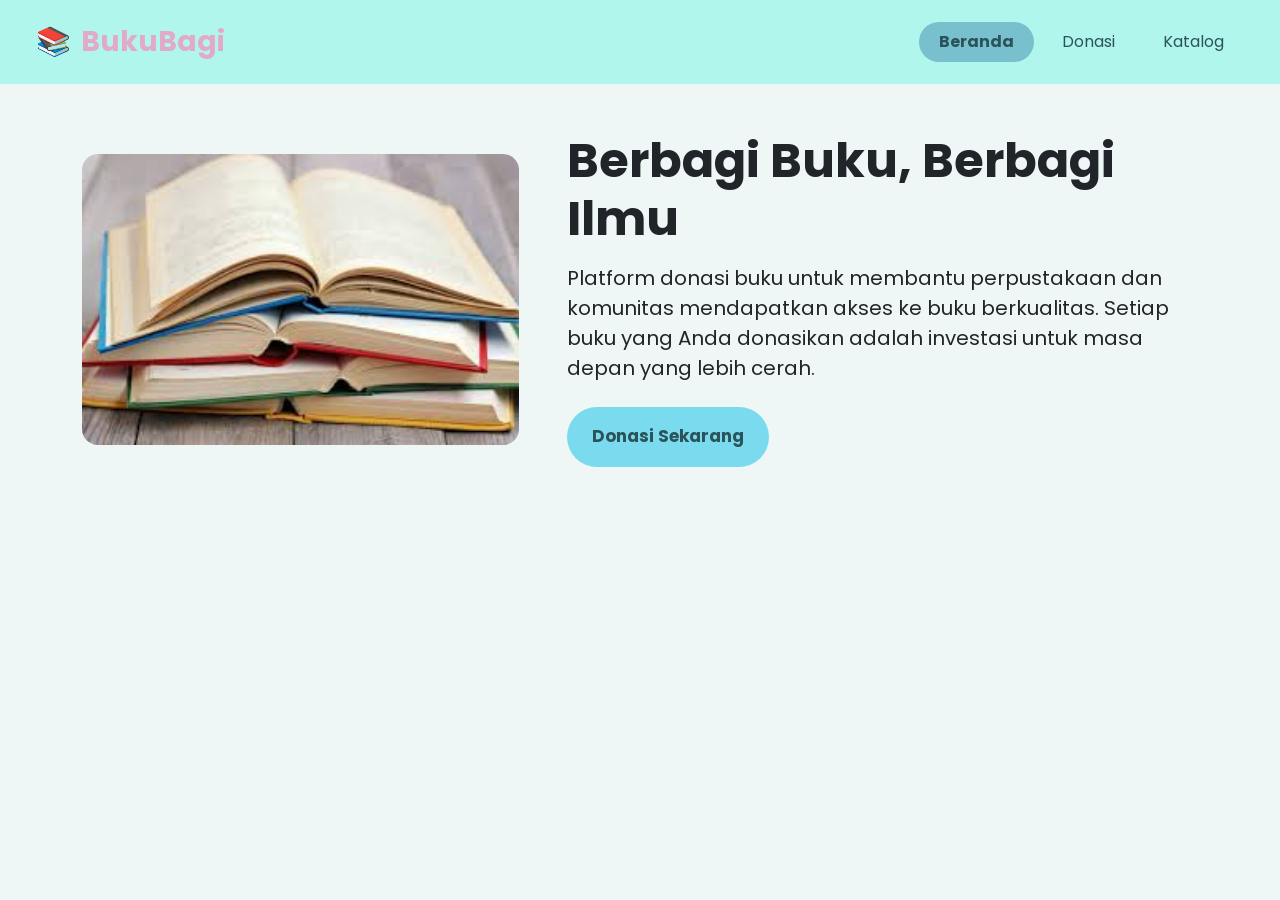
<file: index.html>
<!DOCTYPE html>
<html lang="id">
<head>
    <meta charset="UTF-8">
    <meta name="viewport" content="width=device-width, initial-scale=1.0">
    <link href="https://fonts.googleapis.com/css2?family=Poppins:wght@300;400;500;600;700&display=swap" rel="stylesheet">
    <link href="https://cdn.jsdelivr.net/npm/bootstrap@5.3.2/dist/css/bootstrap.min.css" rel="stylesheet">
    <link rel="stylesheet" href="style.css">
    <title>BukuBagi</title>
</head>
<body>
    <nav class="navbar navbar-expand-lg header-custom py-3 px-4">
        <div class="container-fluid">
            <a class="navbar-brand logo" href="#"><span>📚</span> BukuBagi</a>
            
            <button class="navbar-toggler" type="button" data-bs-toggle="collapse" data-bs-target="#navbarNav">
                <span class="navbar-toggler-icon"></span>
            </button>
            
            <div class="collapse navbar-collapse justify-content-end" id="navbarNav">
                <ul class="navbar-nav gap-2 menu">
                    <li class="nav-item">
                        <a class="nav-link aktif" href="index.html">Beranda</a>
                    </li>
                    <li class="nav-item">
                        <a class="nav-link" href="donasi.html">Donasi</a>
                    </li>
                    <li class="nav-item">
                        <a class="nav-link" href="katalog.html">Katalog</a>
                    </li>
                </ul>
            </div>
        </div>
    </nav>

    <main class="container py-5">
        <div class="row align-items-center g-5 hero-custom">
            <div class="col-md-5 text-center">
                <img src="image/buku.png" class="img-fluid rounded-4 w-100" style="max-width: 450px;" alt="Buku">
            </div>
            <div class="col-md-7 teks-kanan">
                <h1 class="display-5 fw-bold mb-3">Berbagi Buku, Berbagi Ilmu</h1>
                <p class="fs-5 mb-4">Platform donasi buku untuk membantu perpustakaan dan komunitas mendapatkan akses ke buku berkualitas. Setiap buku yang Anda donasikan adalah investasi untuk masa depan yang lebih cerah.</p>
                <a href="donasi.html" class="btn btn-custom px-4 py-3">Donasi Sekarang</a>
            </div>
        </div>
    </main>
    <script src="https://cdn.jsdelivr.net/npm/bootstrap@5.3.2/dist/js/bootstrap.bundle.min.js"></script>
</body>
</html>
</file>
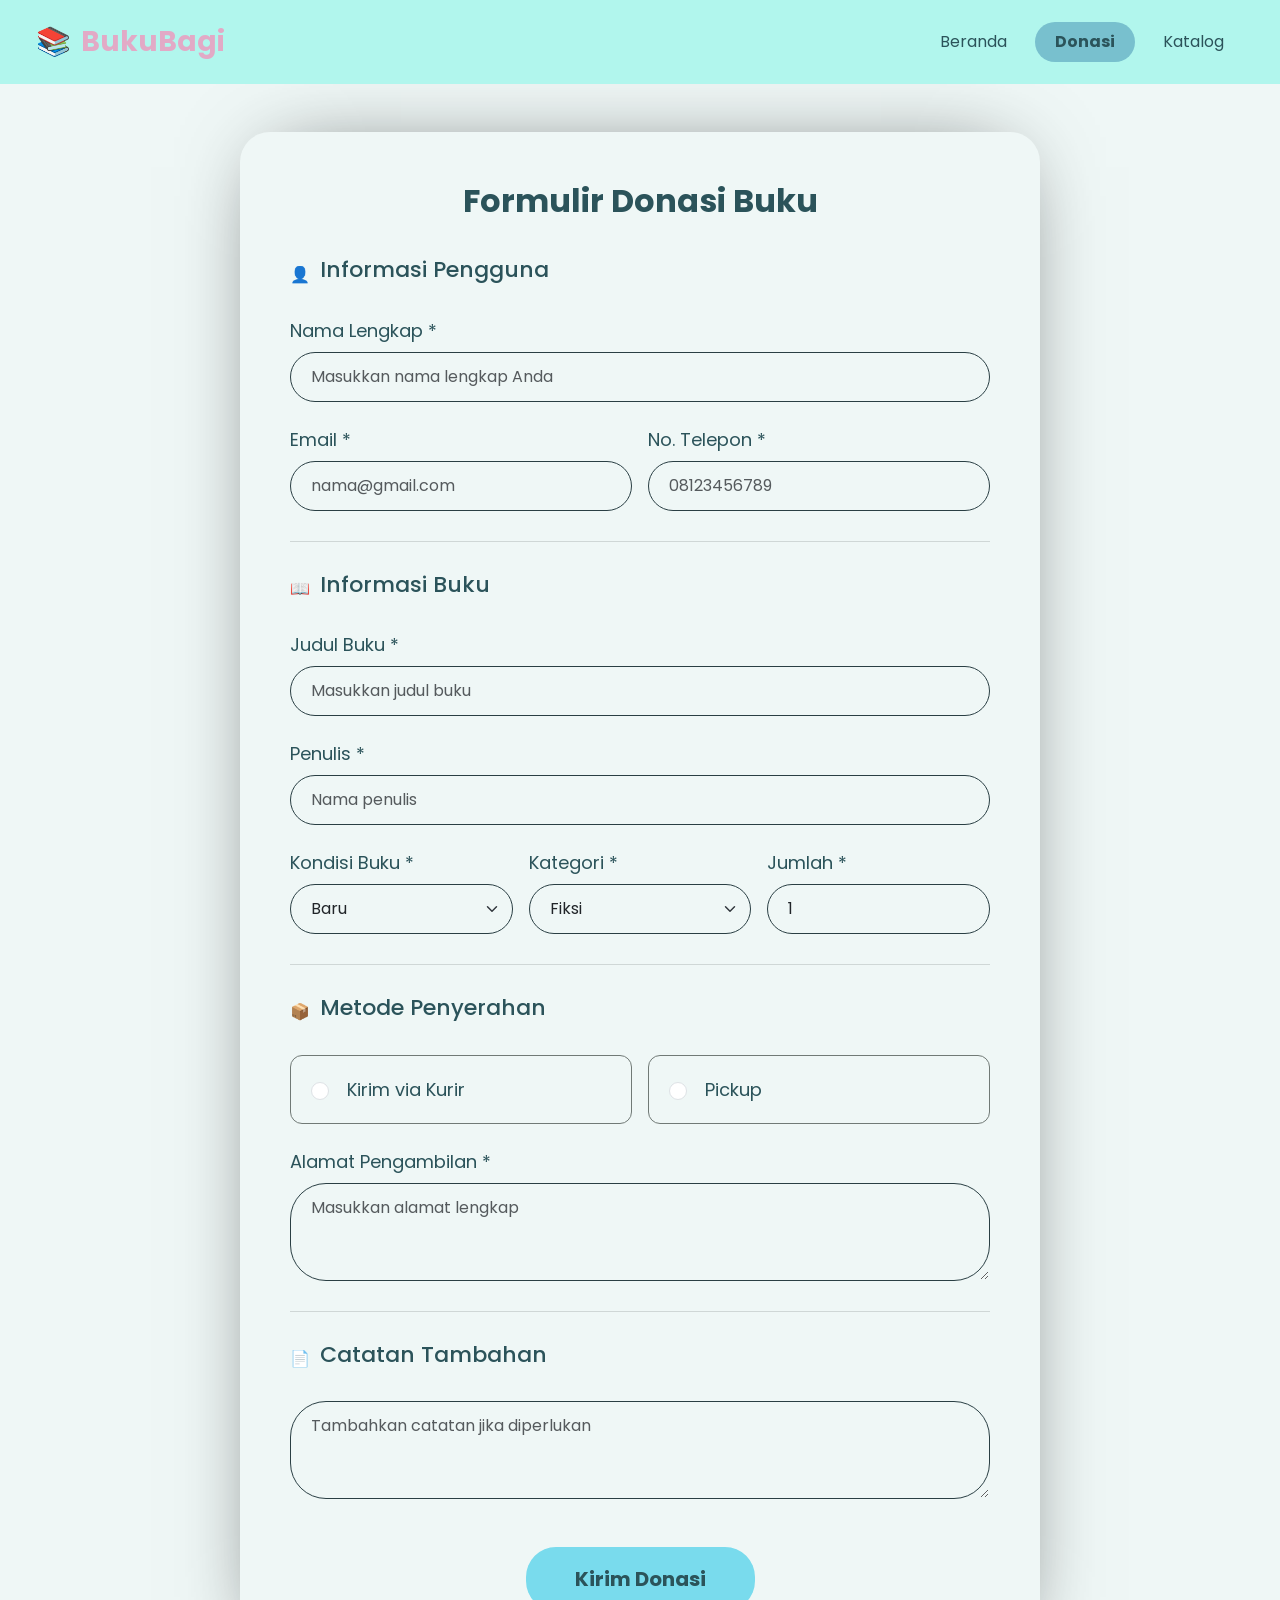
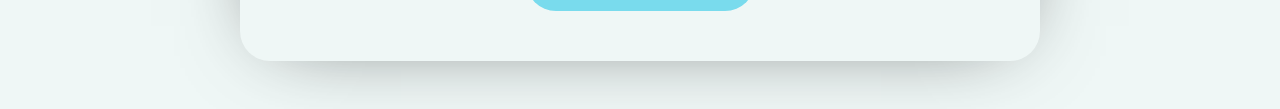
<file: donasi.html>
<!DOCTYPE html>
<html lang="id">
<head>
    <meta charset="UTF-8">
    <meta name="viewport" content="width=device-width, initial-scale=1.0">
    <link href="https://fonts.googleapis.com/css2?family=Poppins:wght@300;400;500;600;700&display=swap" rel="stylesheet">
    <link href="https://cdn.jsdelivr.net/npm/bootstrap@5.3.2/dist/css/bootstrap.min.css" rel="stylesheet">
    <link rel="stylesheet" href="style.css">
    <title>Donasi</title>
</head>
<body>
    <nav class="navbar navbar-expand-lg header-custom py-3 px-4">
        <div class="container-fluid">
            <a class="navbar-brand logo" href="#"><span>📚</span> BukuBagi</a>
            
            <button class="navbar-toggler" type="button" data-bs-toggle="collapse" data-bs-target="#navbarNav">
                <span class="navbar-toggler-icon"></span>
            </button>
            
            <div class="collapse navbar-collapse justify-content-end" id="navbarNav">
                <ul class="navbar-nav gap-2 menu">
                    <li class="nav-item">
                        <a class="nav-link" href="index.html">Beranda</a>
                    </li>
                    <li class="nav-item">
                        <a class="nav-link aktif" href="donasi.html">Donasi</a>
                    </li>
                    <li class="nav-item">
                        <a class="nav-link" href="katalog.html">Katalog</a>
                    </li>
                </ul>
            </div>
        </div>
    </nav>

    <main class="container py-5 d-flex justify-content-center">
        <div class="kartu-form">
            <h2 class="judul-form">Formulir Donasi Buku</h2>
            
            <form action="#" method="get">
                <div class="sub-judul">
                    <span>👤</span> <h3>Informasi Pengguna</h3>
                </div>
                <div class="mb-4 w-100">
                    <label class="form-label form-label-custom">Nama Lengkap *</label>
                    <input type="text" class="form-control form-control-custom" placeholder="Masukkan nama lengkap Anda" required>
                </div>
                <div class="row g-3 mb-4">
                    <div class="col-md-6">
                        <label class="form-label form-label-custom">Email *</label>
                        <input type="email" class="form-control form-control-custom" placeholder="nama@gmail.com" required>
                    </div>
                    <div class="col-md-6">
                        <label class="form-label form-label-custom">No. Telepon *</label>
                        <input type="tel" class="form-control form-control-custom" placeholder="08123456789" required>
                    </div>
                </div>

                <hr class="garis">

                <div class="sub-judul">
                    <span>📖</span> <h3>Informasi Buku</h3>
                </div>
                <div class="mb-4 w-100">
                    <label class="form-label form-label-custom">Judul Buku *</label>
                    <input type="text" class="form-control form-control-custom" placeholder="Masukkan judul buku" required>
                </div>

                <div class="mb-4 w-100">
                    <label class="form-label form-label-custom">Penulis *</label>
                    <input type="text" class="form-control form-control-custom" placeholder="Nama penulis" required>
                </div>
                <div class="row g-3 mb-4">
                    <div class="col-md-4">
                        <label class="form-label form-label-custom">Kondisi Buku *</label>
                        <select class="form-select form-control-custom" name="kondisi">
                            <option value="baru">Baru</option>
                            <option value="sangat_baik">Sangat Baik</option>
                            <option value="baik">Baik</option>
                            <option value="layak_baca">Layak Baca</option>
                        </select>
                    </div>
                    <div class="col-md-4">
                        <label class="form-label form-label-custom">Kategori *</label>
                        <select class="form-select form-control-custom" name="kategori">
                            <option value="fiksi">Fiksi</option>
                            <option value="non_fiksi">Non Fiksi</option>
                            <option value="pelajaran">Pelajaran</option>
                            <option value="anak">Buku Anak</option>
                        </select>
                    </div>
                    <div class="col-md-4">
                        <label class="form-label form-label-custom">Jumlah *</label>
                        <input type="number" class="form-control form-control-custom" min="1" value="1">
                    </div>
                </div>

                <hr class="garis">

                <div class="sub-judul">
                    <span>📦</span> <h3>Metode Penyerahan</h3>
                </div>
                <div class="row g-3 mb-4">
                    <div class="col-md-6 d-flex">
                        <label class="kotak-pilihan w-100 m-0">
                            <input type="radio" name="metode" value="kurir" class="form-check-input me-2">
                            Kirim via Kurir
                        </label>
                    </div>
                    <div class="col-md-6 d-flex">
                        <label class="kotak-pilihan w-100 m-0">
                            <input type="radio" name="metode" value="pickup" class="form-check-input me-2">
                            Pickup
                        </label>
                    </div>
                </div>
                <div class="mb-4">
                    <label class="form-label form-label-custom">Alamat Pengambilan *</label>
                    <textarea class="form-control form-control-custom" rows="3" placeholder="Masukkan alamat lengkap" required></textarea>
                </div>

                <hr class="garis">

                <div class="sub-judul">
                    <span>📄</span> <h3>Catatan Tambahan</h3>
                </div>
                <div class="mb-5">
                    <textarea class="form-control form-control-custom" rows="3" placeholder="Tambahkan catatan jika diperlukan"></textarea>
                </div>

                <div class="text-center mt-5">
                    <button type="submit" class="btn btn-custom px-5 py-3 fs-5">Kirim Donasi</button>
                </div>
            </form>
        </div>
    </main>

    <script src="https://cdn.jsdelivr.net/npm/bootstrap@5.3.2/dist/js/bootstrap.bundle.min.js"></script>
    <script src="script.js"></script>
</body>
</html>
</file>
<file: style.css>
* {
    margin: 0;
    padding: 0;
    box-sizing: border-box;
    font-family: 'Poppins', sans-serif !important;
}

body {
    background-color: #eff7f6;
}

/* navbar */
.header-custom {
    background-color: #b1f6ed !important;
}

.logo {
    font-size: 28px;
    font-weight: bold;
    color: #e2aac6;
    display: flex;
    align-items: center;
    gap: 10px;
}

.menu .nav-link {
    color: #2b535a !important;
    padding: 8px 20px !important;
    border-radius: 25px;
}

.menu .nav-link:hover, .menu .nav-link.aktif {
    background-color: #78c0ce;
    font-weight: bold;
}

/* button */
.btn-custom {
    display: inline-block;
    background-color: #79dbed !important;
    color: #2b535a !important;
    text-decoration: none;
    padding: 15px 30px;
    border-radius: 30px !important;
    font-weight: bold !important;
    font-size: 17px;
}

.tombol-donasi:hover {
    background-color: #5ecad4 !important;
}

/* form */
.kartu-form {
    width: 100%;
    max-width: 800px;
    padding: 50px;
    border-radius: 30px;
    box-sizing: border-box;
    box-shadow: 0px 0px 83px -35px rgba(0,0,0,0.75);
}

.judul-form {
    text-align: center;
    color: #2b535a;
    font-weight: bold;
    font-size: 32px;
    margin-bottom: 37px;
}

.sub-judul {
    display: flex;
    align-items: center;
    gap: 10px;
    color: #2b535a;
    margin-bottom: 25px;
}

.sub-judul h3 {
    font-size: 22px;
    font-weight: 500;
}

.form-label-custom {
    font-size: 18px;
    color: #2b535a;
}

.form-control-custom {
    border-radius: 36px !important;
    border: 1px solid #2a3f44 !important;
    padding: 12px 20px !important;
    background-color: transparent !important;
}

.form-control-custom:focus {
    box-shadow: 0 0 0 0.25rem rgba(121, 219, 237, 0.25) !important;
    border-color: #2b535a !important;
}

.garis {
    margin: 30px 0px;
    color: #717a76;
}

.kotak-pilihan {
    flex: 1;
    display: flex;
    align-items: center;
    gap: 10px;
    padding: 20px;
    border: 1px solid #717a76;
    border-radius: 12px;
    color: #2b535a;
    font-size: 18px;
    margin-bottom: 25px;
}

.kotak-pilihan:has(input:checked) {
    border: 4px solid #79dbed;
}

/* katalog */
.card-custom {
    background-color: #cbe7ec !important;
    border-radius: 25px !important;
    overflow: hidden;
}

.judul-katalog {
    display: flex;
    justify-content: space-between;
    align-items: center;
    margin-bottom: 5px;
}

.judul-katalog h3 {
    margin: 0;
    color: #2b535a;
    font-size: 22px;
}

.penulis {
    color: #2b535a;
    font-size: 19px;
    margin-bottom: 15px;
}

.label-tag {
    display: flex;
    gap: 10px;
    margin-bottom: 15px;
}

.badge, .tag {
    padding: 5px 12px;
    border-radius: 8px;
    font-size: 13px;
    font-weight: bold;
}

.tersedia { background-color: #92d96c; color: #1e4511; }
.habis { background-color: #e56b6b; color: #521616; }
.kondisi-baik { background-color: #92d96c; color: #1e4511; }
.kondisi-baru { background-color: #b0a1e0; color: #302061; }
.kategori { background-color: #79bcc9; color: #174b54; }

.donor {
    color: #2b535a;
    margin-bottom: 15px;
}

.tombol-kartu {
    width: 100%;
    padding: 12px;
    border: none;
    border-radius: 20px;
    font-weight: bold;
    font-size: 16px;
}

.btn-aktif {
    color: #2b535a;
    background-color: #79dbed;
}

.btn-nonaktif {
    background-color: #b0cfd5 !important;
    color: #2b535a !important;
    font-weight: bold !important;
    border: none !important;
    cursor: not-allowed !important;
    padding: 12px !important; 
}
</file>
